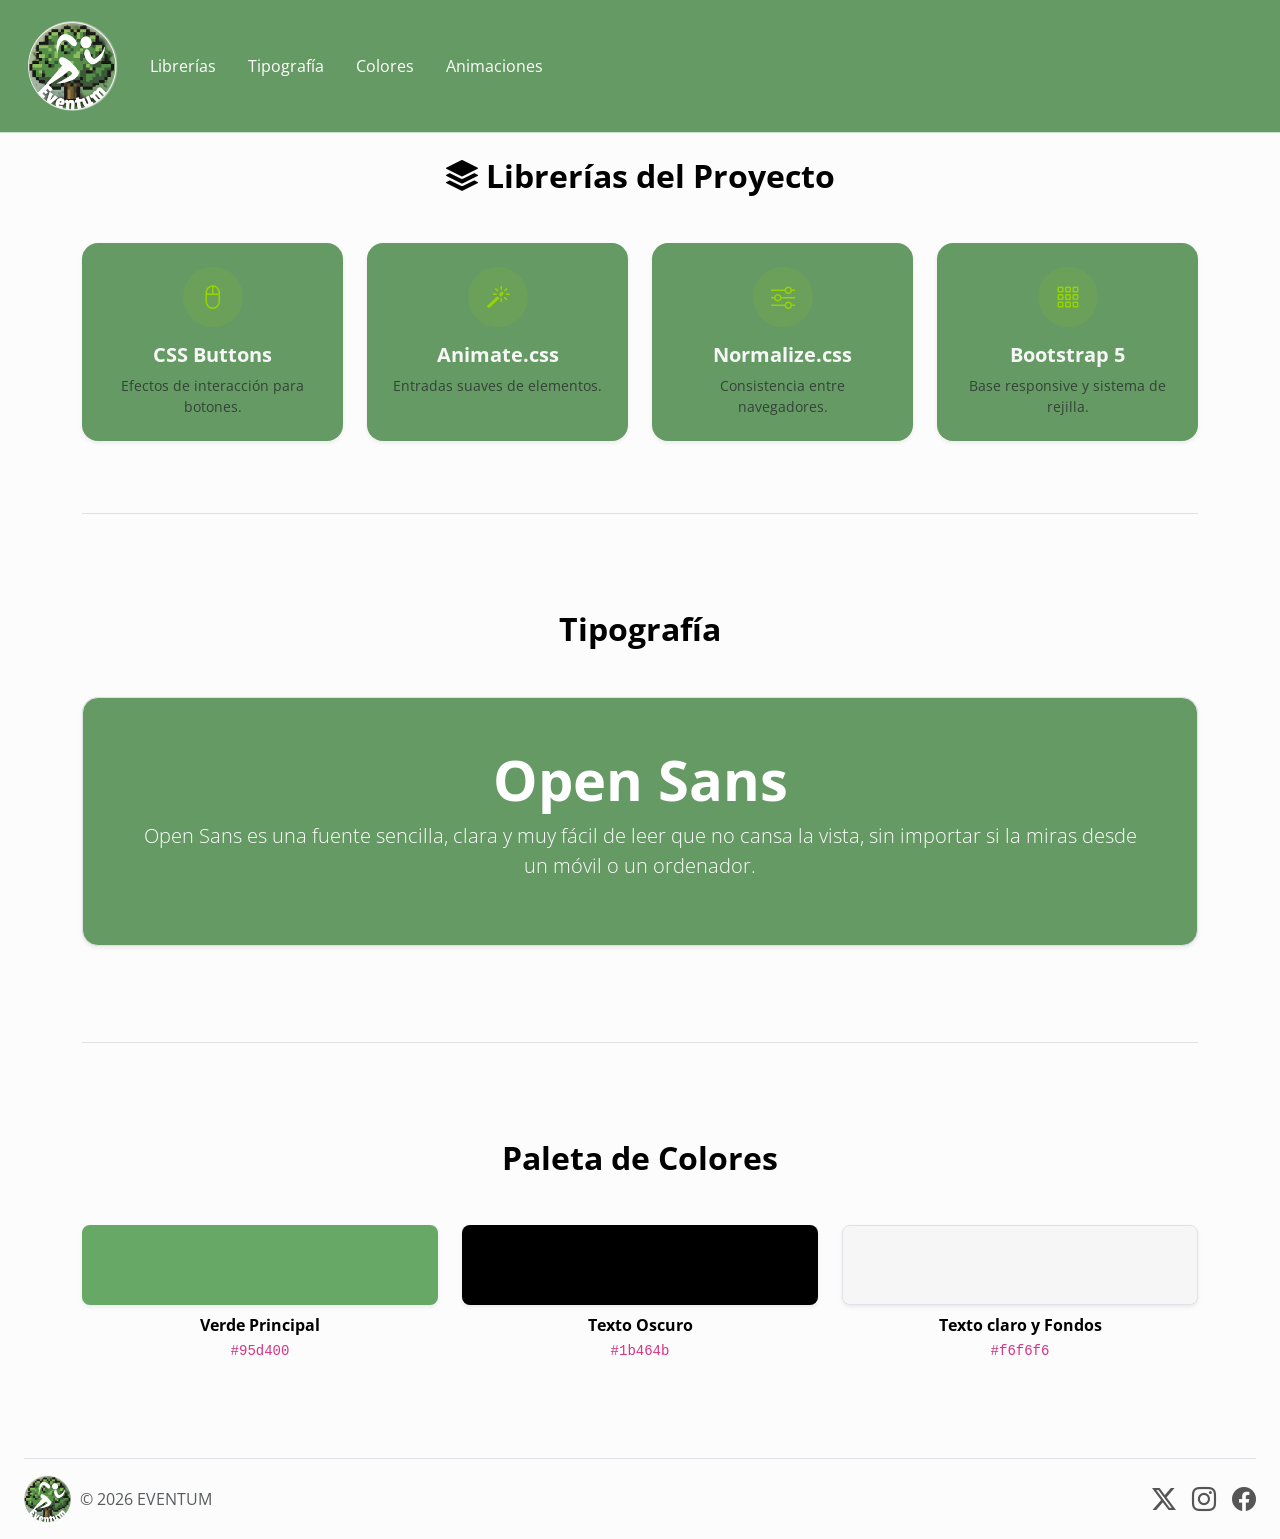
<file: index.html>
<!DOCTYPE html>
<html lang="es">

<head>
    <meta charset="UTF-8">
    <meta name="viewport" content="width=device-width, initial-scale=1.0">
    <title>EVENTUM - Guía de Estilo</title>

    <link rel="preconnect" href="https://fonts.googleapis.com">
    <link rel="preconnect" href="https://fonts.gstatic.com" crossorigin>
    <link href="https://fonts.googleapis.com/css2?family=Open+Sans:wght@400;700&display=swap" rel="stylesheet">
    <link href="https://cdn.jsdelivr.net/npm/bootstrap@5.3.0/dist/css/bootstrap.min.css" rel="stylesheet">
    <link rel="stylesheet" href="https://cdnjs.cloudflare.com/ajax/libs/animate.css/4.1.1/animate.min.css"/>
    <link rel="stylesheet" href="https://cdn.jsdelivr.net/npm/bootstrap-icons@1.10.5/font/bootstrap-icons.css">

    <link rel="stylesheet" href="css/guiadestilos.css">
    <link rel="stylesheet" href="css/colores.css">
</head>

<body>

    

   <!--/////////////////////// Header ///////////////////////////////-->
<header>


    <nav class="navbar navbar-expand-lg bg-primary p-3">
      <div class="container-fluid">
  
        <a href="/" class="navbar-brand ">
          <div class="logo animate__animated animate__backInRight">
  
            <img src="assets/logo oscuro-Photoroom.png" alt="EVENTUM" width="90" height="90"
              style="border-radius: 50%; object-fit: cover;">
  
          </div>
        </a>
  
       
  
        <!-- Collapse: links + botones -->
        <div class="collapse navbar-collapse align-items-center" id="navbarMenu">
          <ul class="navbar-nav me-auto mb-2 mb-lg-0 animate__animated animate__backInRight ">
            <li class="nav-item"><a href="#librerias" class="nav-link px-3 text-white">Librerías</a></li>
            <li class="nav-item"><a href="#tipografia" class="nav-link px-3 text-white">Tipografía</a></li>
            <li class="nav-item"><a href="#colores" class="nav-link px-3 text-white">Colores</a></li>
            <li class="nav-item"><a href="#animaciones" class="nav-link px-3 text-white">Animaciones</a></li>
          </ul>
  
         
  
         
        </div>
      </div>
  </nav>
      </header>
    <main class="container mb-5 text-black">

        <section id="librerias" class="py-4">
            <h2 class="text-center mb-5 fw-bold"><i class="bi bi-stack me-2"></i>Librerías del Proyecto</h2>

            <div class="row g-4 justify-content-center text-center">
                <div class="col-md-6 col-lg-3">
                    <div class="card card-personalizada h-100 shadow-sm border-0 p-4 bg-primary">
                        <div class="icono-contenedor mb-3"><i class="bi bi-mouse2"></i></div>
                        <h5 class="fw-bold">CSS Buttons</h5>
                        <p class="text-muted small mb-0">Efectos de interacción para botones.</p>
                    </div>
                </div>
                <div class="col-md-6 col-lg-3">
                    <div class="card card-personalizada h-100 shadow-sm border-0 p-4 bg-primary">
                        <div class="icono-contenedor mb-3"><i class="bi bi-magic"></i></div>
                        <h5 class="fw-bold">Animate.css</h5>
                        <p class="text-muted small mb-0">Entradas suaves de elementos.</p>
                    </div>
                </div>
                <div class="col-md-6 col-lg-3">
                    <div class="card card-personalizada h-100 shadow-sm border-0 p-4 bg-primary">
                        <div class="icono-contenedor mb-3"><i class="bi bi-sliders"></i></div>
                        <h5 class="fw-bold">Normalize.css</h5>
                        <p class="text-muted small mb-0">Consistencia entre navegadores.</p>
                    </div>
                </div>
                <div class="col-md-6 col-lg-3">
                    <div class="card card-personalizada h-100 shadow-sm border-0 p-4 bg-primary">
                        <div class="icono-contenedor mb-3"><i class="bi bi-grid-3x3-gap"></i></div>
                        <h5 class="fw-bold">Bootstrap 5</h5>
                        <p class="text-muted small mb-0">Base responsive y sistema de rejilla.</p>
                    </div>
                </div>
            </div>
        </section>

        <hr class="divisor-seccion">

        <section id="tipografia" class="py-5 ">
            <h2 class="mb-5 fw-bold text-black text-center">Tipografía</h2>
            <div class="p-5 border rounded-4 bg-primary shadow-sm text-center">
                <h3 class="display-4 fw-bold text-white" style="font-family: 'Open Sans', sans-serif;">Open Sans</h3>
                <p class="mt-2 lead text-white">Open Sans es una fuente sencilla, clara y muy fácil de leer que no cansa
                    la vista, sin importar si la miras desde un móvil o un ordenador.</p>
            </div>
        </section>

        <hr class="divisor-seccion">

        <section id="colores" class="py-5 text-center">
            <h2 class="mb-5 fw-bold">Paleta de Colores</h2>
            <div class="row g-4">
                <div class="col-6 col-md-4">
                    <div class="color-muestra shadow-sm mb-2" style="background-color: #67a867;"></div>
                    <p class="fw-bold mb-0">Verde Principal</p>
                    <code>#95d400</code>
                </div>
                <div class="col-6 col-md-4">
                    <div class="color-muestra shadow-sm mb-2" style="background-color: black;"></div>
                    <p class="fw-bold mb-0">Texto Oscuro</p>
                    <code>#1b464b</code>
                </div>
                <div class="col-6 col-md-4">
                    <div class="color-muestra shadow-sm mb-2 border" style="background-color: #f6f6f6;"></div>
                    <p class="fw-bold mb-0">Texto claro y Fondos</p>
                    <code>#f6f6f6</code>
                </div>
            </div>
        </section>

        

    </main>
    <svg class="d-none" xmlns="http://www.w3.org/2000/svg">
        <symbol id="bootstrap" viewBox="0 0 118 94">
          <title>Bootstrap</title>
          <path fill-rule="evenodd" clip-rule="evenodd"
            d="M24.509 0c-6.733 0-11.715 5.893-11.492 12.284.214 6.14-.064 14.092-2.066 20.577C8.943 39.365 5.547 43.485 0 44.014v5.972c5.547.529 8.943 4.649 10.951 11.153 2.002 6.485 2.28 14.437 2.066 20.577C12.794 88.106 17.776 94 24.51 94H93.5c6.733 0 11.714-5.893 11.491-12.284-.214-6.14.064-14.092 2.066-20.577 2.009-6.504 5.396-10.624 10.943-11.153v-5.972c-5.547-.529-8.934-4.649-10.943-11.153-2.002-6.484-2.28-14.437-2.066-20.577C105.214 5.894 100.233 0 93.5 0H24.508zM80 57.863C80 66.663 73.436 72 62.543 72H44a2 2 0 01-2-2V24a2 2 0 012-2h18.437c9.083 0 15.044 4.92 15.044 12.474 0 5.302-4.01 10.049-9.119 10.88v.277C75.317 46.394 80 51.21 80 57.863zM60.521 28.34H49.948v14.934h8.905c6.884 0 10.68-2.772 10.68-7.727 0-4.643-3.264-7.207-9.012-7.207zM49.948 49.2v16.458H60.91c7.167 0 10.964-2.876 10.964-8.281 0-5.406-3.903-8.178-11.425-8.178H49.948z">
          </path>
        </symbol>
        <symbol id="facebook" viewBox="0 0 16 16">
          <path
            d="M16 8.049c0-4.446-3.582-8.05-8-8.05C3.58 0-.002 3.603-.002 8.05c0 4.017 2.926 7.347 6.75 7.951v-5.625h-2.03V8.05H6.75V6.275c0-2.017 1.195-3.131 3.022-3.131.876 0 1.791.157 1.791.157v1.98h-1.009c-.993 0-1.303.621-1.303 1.258v1.51h2.218l-.354 2.326H9.25V16c3.824-.604 6.75-3.934 6.75-7.951z">
          </path>
        </symbol>
        <symbol id="instagram" viewBox="0 0 16 16">
          <path
            d="M8 0C5.829 0 5.556.01 4.703.048 3.85.088 3.269.222 2.76.42a3.917 3.917 0 0 0-1.417.923A3.927 3.927 0 0 0 .42 2.76C.222 3.268.087 3.85.048 4.7.01 5.555 0 5.827 0 8.001c0 2.172.01 2.444.048 3.297.04.852.174 1.433.372 1.942.205.526.478.972.923 1.417.444.445.89.719 1.416.923.51.198 1.09.333 1.942.372C5.555 15.99 5.827 16 8 16s2.444-.01 3.298-.048c.851-.04 1.434-.174 1.943-.372a3.916 3.916 0 0 0 1.416-.923c.445-.445.718-.891.923-1.417.197-.509.332-1.09.372-1.942C15.99 10.445 16 10.173 16 8s-.01-2.445-.048-3.299c-.04-.851-.175-1.433-.372-1.941a3.926 3.926 0 0 0-.923-1.417A3.911 3.911 0 0 0 13.24.42c-.51-.198-1.092-.333-1.943-.372C10.443.01 10.172 0 7.998 0h.003zm-.717 1.442h.718c2.136 0 2.389.007 3.232.046.78.035 1.204.166 1.486.275.373.145.64.319.92.599.28.28.453.546.598.92.11.281.24.705.275 1.485.039.843.047 1.096.047 3.231s-.008 2.389-.047 3.232c-.035.78-.166 1.203-.275 1.485a2.47 2.47 0 0 1-.599.919c-.28.28-.546.453-.92.598-.28.11-.704.24-1.485.276-.843.038-1.096.047-3.232.047s-2.39-.009-3.233-.047c-.78-.036-1.203-.166-1.485-.276a2.478 2.478 0 0 1-.92-.598 2.48 2.48 0 0 1-.6-.92c-.109-.281-.24-.705-.275-1.485-.038-.843-.046-1.096-.046-3.233 0-2.136.008-2.388.046-3.231.036-.78.166-1.204.276-1.486.145-.373.319-.64.599-.92.28-.28.546-.453.92-.598.282-.11.705-.24 1.485-.276.738-.034 1.024-.044 2.515-.045v.002zm4.988 1.328a.96.96 0 1 0 0 1.92.96.96 0 0 0 0-1.92zm-4.27 1.122a4.109 4.109 0 1 0 0 8.217 4.109 4.109 0 0 0 0-8.217zm0 1.441a2.667 2.667 0 1 1 0 5.334 2.667 2.667 0 0 1 0-5.334z">
          </path>
        </symbol>
        <symbol id="twitter" viewBox="0 0 16 16">
          <path
            d="M5.026 15c6.038 0 9.341-5.003 9.341-9.334 0-.14 0-.282-.006-.422A6.685 6.685 0 0 0 16 3.542a6.658 6.658 0 0 1-1.889.518 3.301 3.301 0 0 0 1.447-1.817 6.533 6.533 0 0 1-2.087.793A3.286 3.286 0 0 0 7.875 6.03a9.325 9.325 0 0 1-6.767-3.429 3.289 3.289 0 0 0 1.018 4.382A3.323 3.323 0 0 1 .64 6.575v.045a3.288 3.288 0 0 0 2.632 3.218 3.203 3.203 0 0 1-.865.115 3.23 3.23 0 0 1-.614-.057 3.283 3.283 0 0 0 3.067 2.277A6.588 6.588 0 0 1 .78 13.58a6.32 6.32 0 0 1-.78-.045A9.344 9.344 0 0 0 5.026 15z">
          </path>
        </symbol>
      </svg>
    
    
    
      <div class="container-fluid px-4">
        <footer class="d-flex flex-wrap justify-content-between align-items-center py-3 mt-3 border-top gap-2">
    
          <div class="col-12 col-md-4 d-flex align-items-center justify-content-center justify-content-md-start">
            <a href="/" class="me-2 text-body-secondary text-decoration-none lh-1">
              <img src="assets/logo oscuro-Photoroom.png" width="48" height="48"
                style="border-radius: 50%; object-fit: cover;">
            </a>
            <span class="text-body-secondary">&copy; 2026 EVENTUM</span>
          </div>
    
          <ul class="redes nav col-12 col-md-4 justify-content-center justify-content-md-end list-unstyled d-flex mb-0 mt-2 mt-md-0">
            <li class="ms-3"><a href="#" style="color: #555;"><i class="bi bi-twitter-x" style="font-size: 1.5rem;"></i></a></li>
            <li class="ms-3"><a href="#" style="color: #555;"><i class="bi bi-instagram" style="font-size: 1.5rem;"></i></a></li>
            <li class="ms-3"><a href="#" style="color: #555;"><i class="bi bi-facebook" style="font-size: 1.5rem;"></i></a></li>
          </ul>
    
        </footer>
      </div>

</body>

</html>
</file>
<file: css/guiadestilos.css>
:root {
    --color-principal: #95d400;
    --color-fondo: #fcfcfc;
    --texto-oscuro: #1b464b;
    --verde-header: #67a867d3;
    --transicion: 0.3s ease;
}

/* Estilos Generales */
body {
    font-family: 'Open Sans', sans-serif;
    background-color: var(--color-fondo);
    color: var(--texto-oscuro);
}

.text-verde-principal { color: var(--color-principal); }

.divisor-seccion {
    margin: 3rem 0;
    opacity: 0.1;
}

/* Cabecera */
.header-guia {
    background-color: var(--verde-header);
    color: white;
}

/* Tarjetas */
.card-personalizada {
    transition: transform var(--transicion), box-shadow var(--transicion);
    border-radius: 1rem;
}

.card-personalizada:hover {
    transform: translateY(-8px);
    box-shadow: 0 10px 15px rgba(0,0,0,0.05) !important;
}

.icono-contenedor {
    width: 60px;
    height: 60px;
    background-color: rgba(149, 212, 0, 0.1);
    border-radius: 50%;
    display: flex;
    align-items: center;
    justify-content: center;
    margin: 0 auto;
}

.icono-contenedor i {
    font-size: 1.5rem;
    color: var(--color-principal);
}

.color-muestra {
    height: 80px;
    border-radius: 8px;
}


#evento-shake-suave {
    animation: shakeSuave 3s infinite; 
}

@keyframes shakeSuave {
    0%, 100% { transform: rotate(0deg); }
    10%, 20% { transform: rotate(1.5deg); }
    15%, 25% { transform: rotate(-1.5deg); }
}

#evento-shake-intenso {
    margin-top: 10px;
    animation: shakeIntenso 3s infinite;
}

@keyframes shakeIntenso {
    0%, 100% { transform: rotate(4deg); }
    10%, 20% { transform: rotate(8deg); }
    15%, 25% { transform: rotate(2deg); }
}


header {
    background-color: #67a867d3;
    position: sticky;
    top: 0;
    padding: 0;
    margin: 0;
    border-bottom: 1px solid rgba(255, 255, 255, 0.555);
    z-index: 1030;
}
.header { 
    display: flex;
    color: #1b464b;
}

.logo{
    display: flex;
    flex-direction: row;

}
</file>
<file: css/colores.css>
@charset "UTF-8";
/*!
* Start Bootstrap - Freelancer v7.0.7 (https://startbootstrap.com/theme/freelancer)
* Copyright 2013-2023 Start Bootstrap
* Licensed under MIT (https://github.com/StartBootstrap/startbootstrap-freelancer/blob/master/LICENSE)
*/
/*!
 * Bootstrap  v5.2.3 (https://getbootstrap.com/)
 * Copyright 2011-2022 The Bootstrap Authors
 * Copyright 2011-2022 Twitter, Inc.
 * Licensed under MIT (https://github.com/twbs/bootstrap/blob/main/LICENSE)
 */
:root {



  --bs-primary: #669A64;
  --bs-secondary: #ececec;
  --bs-third: #E8FAE4;
  --bs-body-color: #F6F6F6;
  --bs-body-bg: #0A0E1A;
  --bs-primary-rgb: 102, 154, 100;
  --bs-secondary-rgb: 246, 246, 246;
  --bs-third-rgb: 232, 250,228;
  --bs-body-color-rgb: 246, 246, 246;
  --bs-body-bg-rgb: 10, 14, 26;
  --bs-link-color: #95D400;
  --bs-link-hover-color: #7ab300;
  
}
</file>
